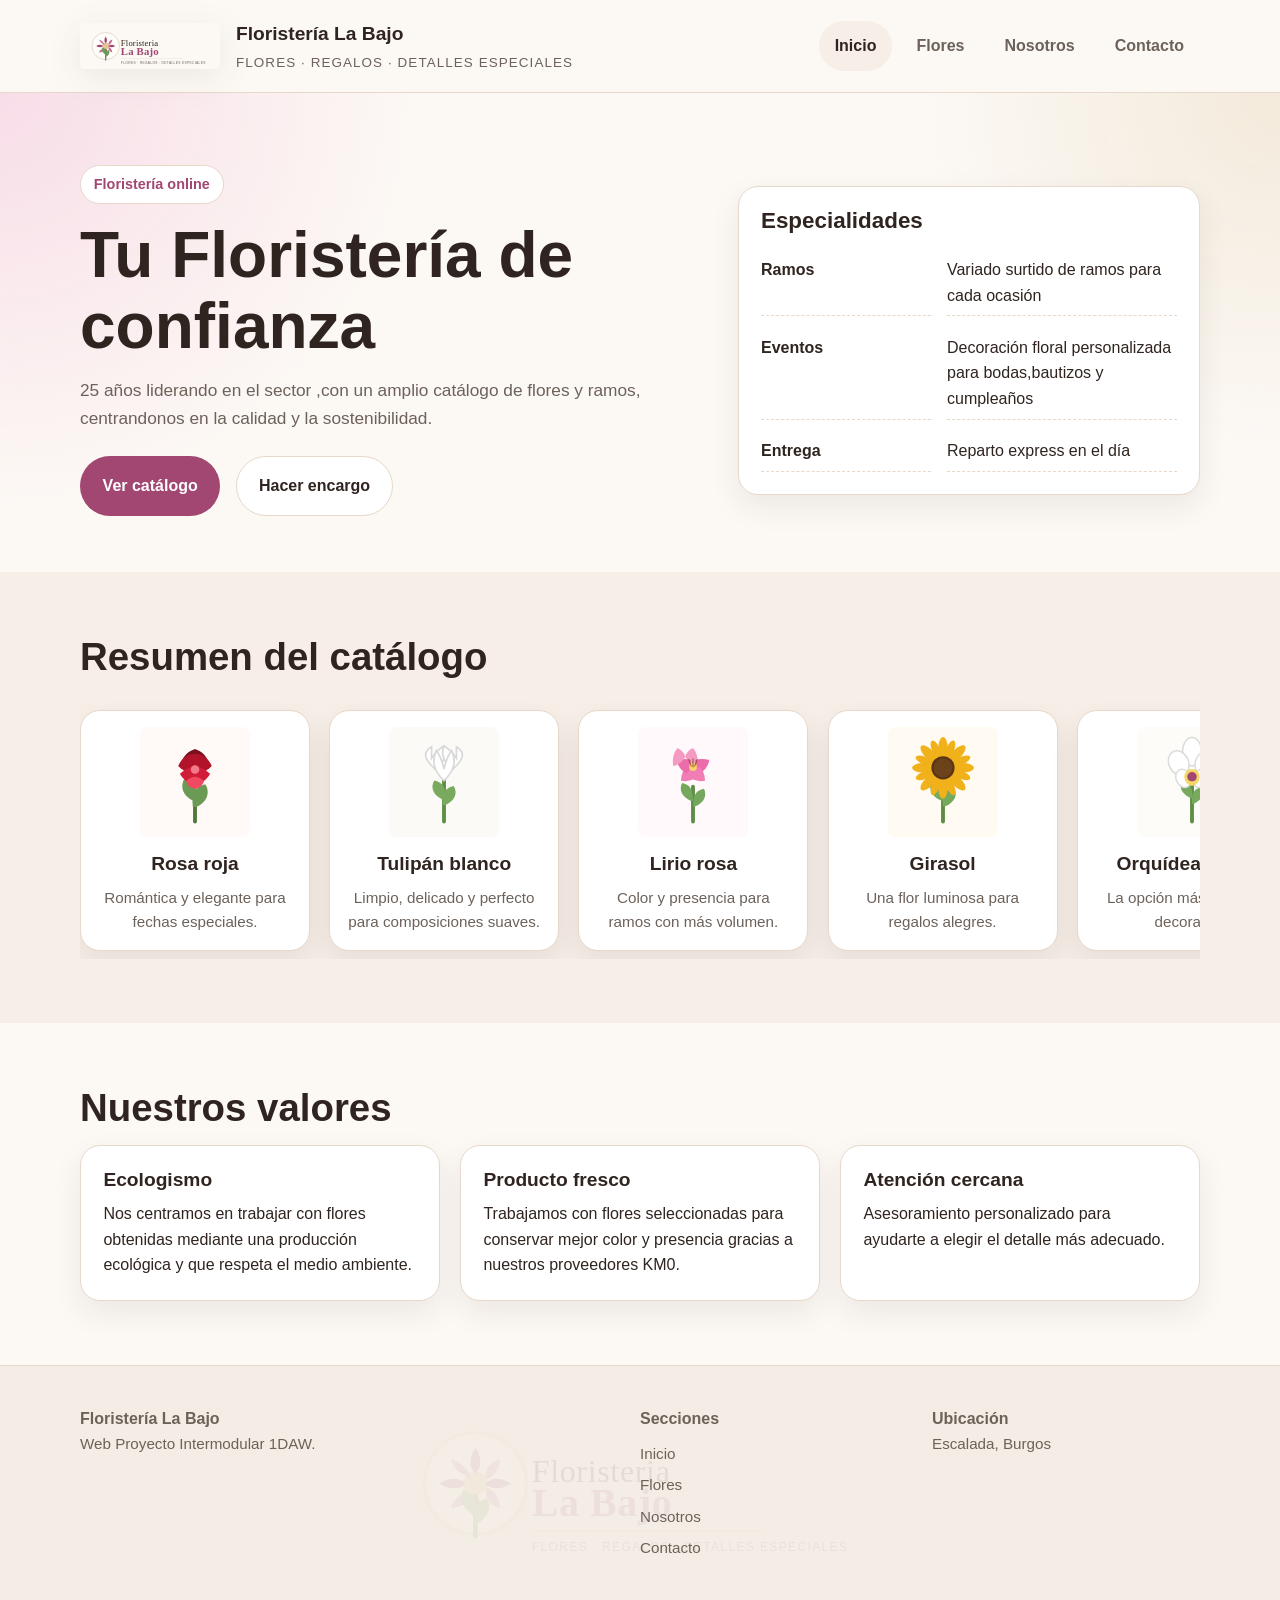
<file: web/index.html>
<!DOCTYPE html>
<html lang="es">

<head>
    <meta charset="UTF-8">
    <meta name="viewport" content="width=device-width, initial-scale=1.0">
    <link rel="stylesheet" href="styles.css">
    <link rel="shortcut icon" href="images/favicon-floristerialabajo.svg" type="image/x-icon">
    <title>Floristería LaBajo</title>

</head>

<body>
    <header class="site-header">
        <div class="container header-inner">
            <a href="index.html" class="logo">
                <img src="images/logo-floristerialabajo.svg" alt="Logo Floristería La Bajo" class="logo-img">
                <div class="logo-text">
                    <span class="logo-title">Floristería La Bajo</span>
                    <span class="logo-subtitle">Flores · Regalos · Detalles especiales</span>
                </div>
            </a>

            <nav class="nav">
                <a class="active" href="index.html">Inicio</a>
                <a href="flores.html">Flores</a>
                <a href="nosotros.html">Nosotros</a>
                <a href="contacto.html">Contacto</a>
            </nav>
        </div>
    </header>

    <main>
        <section class="hero">
            <div class="container hero-grid">
                <div>
                    <span class="eyebrow">Floristería online</span>
                    <h1>Tu Floristería de confianza</h1>
                    <p class="lead">
                        25 años liderando en el sector ,con un amplio catálogo de flores y ramos, centrandonos en la
                        calidad y la sostenibilidad.
                    </p>
                    <div class="actions">
                        <a class="btn btn-primary" href="flores.html">Ver catálogo</a>
                        <a class="btn btn-secondary" href="contacto.html">Hacer encargo</a>
                    </div>
                </div>

                <aside class="info-box">
                    <h2 style="font-size:1.4rem;">Especialidades</h2>
                    <div class="kv">
                        <div><strong>Ramos</strong></div>
                        <div>Variado surtido de ramos para cada ocasión</div>
                        <div><strong>Eventos</strong></div>
                        <div>Decoración floral personalizada para bodas,bautizos y cumpleaños</div>
                        <div><strong>Entrega</strong></div>
                        <div>Reparto express en el día</div>
                    </div>
                </aside>
            </div>
        </section>

        <section class="section section-alt">
            <div class="container">
                <h2>Resumen del catálogo</h2>

                <div class="catalog-showcase">
                    <div class="catalog-track">
                        <article class="catalog-item">
                            <img src="images/rosa-roja.svg" alt="Rosa roja">
                            <h3>Rosa roja</h3>
                            <p>Romántica y elegante para fechas especiales.</p>
                        </article>

                        <article class="catalog-item">
                            <img src="images/tulipan-blanco.svg" alt="Tulipán blanco">
                            <h3>Tulipán blanco</h3>
                            <p>Limpio, delicado y perfecto para composiciones suaves.</p>
                        </article>

                        <article class="catalog-item">
                            <img src="images/lirio-rosa.svg" alt="Lirio rosa">
                            <h3>Lirio rosa</h3>
                            <p>Color y presencia para ramos con más volumen.</p>
                        </article>

                        <article class="catalog-item">
                            <img src="images/girasol.svg" alt="Girasol">
                            <h3>Girasol</h3>
                            <p>Una flor luminosa para regalos alegres.</p>
                        </article>

                        <article class="catalog-item">
                            <img src="images/orquidea-blanca.svg" alt="Orquídea blanca">
                            <h3>Orquídea blanca</h3>
                            <p>La opción más refinada y decorativa.</p>
                        </article>

                        <article class="catalog-item">
                            <img src="images/margarita.svg" alt="Margarita">
                            <h3>Margarita</h3>
                            <p>Fresca, natural y muy versátil.</p>
                        </article>

                        <article class="catalog-item">
                            <img src="images/peonia.svg" alt="Peonía">
                            <h3>Peonía</h3>
                            <p>Volumen, textura y un acabado premium.</p>
                        </article>

                        <article class="catalog-item">
                            <img src="images/clavel-rojo.svg" alt="Clavel rojo">
                            <h3>Clavel rojo</h3>
                            <p>Una flor clásica, resistente y vistosa.</p>
                        </article>
                    </div>
                </div>
            </div>
        </section>

        <section class="section">
            <div class="container">
                <h2>Nuestros valores</h2>
                <div class="grid-3">
                    <article class="feature-card">
                        <h3>Ecologismo</h3>
                        <p>Nos centramos en trabajar con flores obtenidas mediante una producción ecológica y que
                            respeta el medio ambiente.</p>
                    </article>
                    <article class="feature-card">
                        <h3>Producto fresco</h3>
                        <p>Trabajamos con flores seleccionadas para conservar mejor color y presencia gracias a nuestros
                            proveedores KM0.</p>
                    </article>
                    <article class="feature-card">
                        <h3>Atención cercana</h3>
                        <p>Asesoramiento personalizado para ayudarte a elegir el detalle más adecuado.</p>
                    </article>
                </div>
            </div>
        </section>
    </main>

    <footer class="site-footer">
        <div class="footer-logo-bg">
            <img src="images/logo-floristerialabajo.svg" alt="Logo Floristería La Bajo">
        </div>

        <div class="container footer-grid">
            <div>
                <strong>Floristería La Bajo</strong>
                <p class="note">Web Proyecto Intermodular 1DAW.</p>
            </div>

            <div>
                <strong>Secciones</strong>
                <div class="footer-links-vertical">
                    <a class="note" href="index.html">Inicio</a>
                    <a class="note" href="flores.html">Flores</a>
                    <a class="note" href="nosotros.html">Nosotros</a>
                    <a class="note" href="contacto.html">Contacto</a>
                </div>
            </div>

            <div>
                <strong>Ubicación</strong>
                <p class="note">Escalada, Burgos</p>
            </div>
        </div>
    </footer>
</body>

</html>
</file>
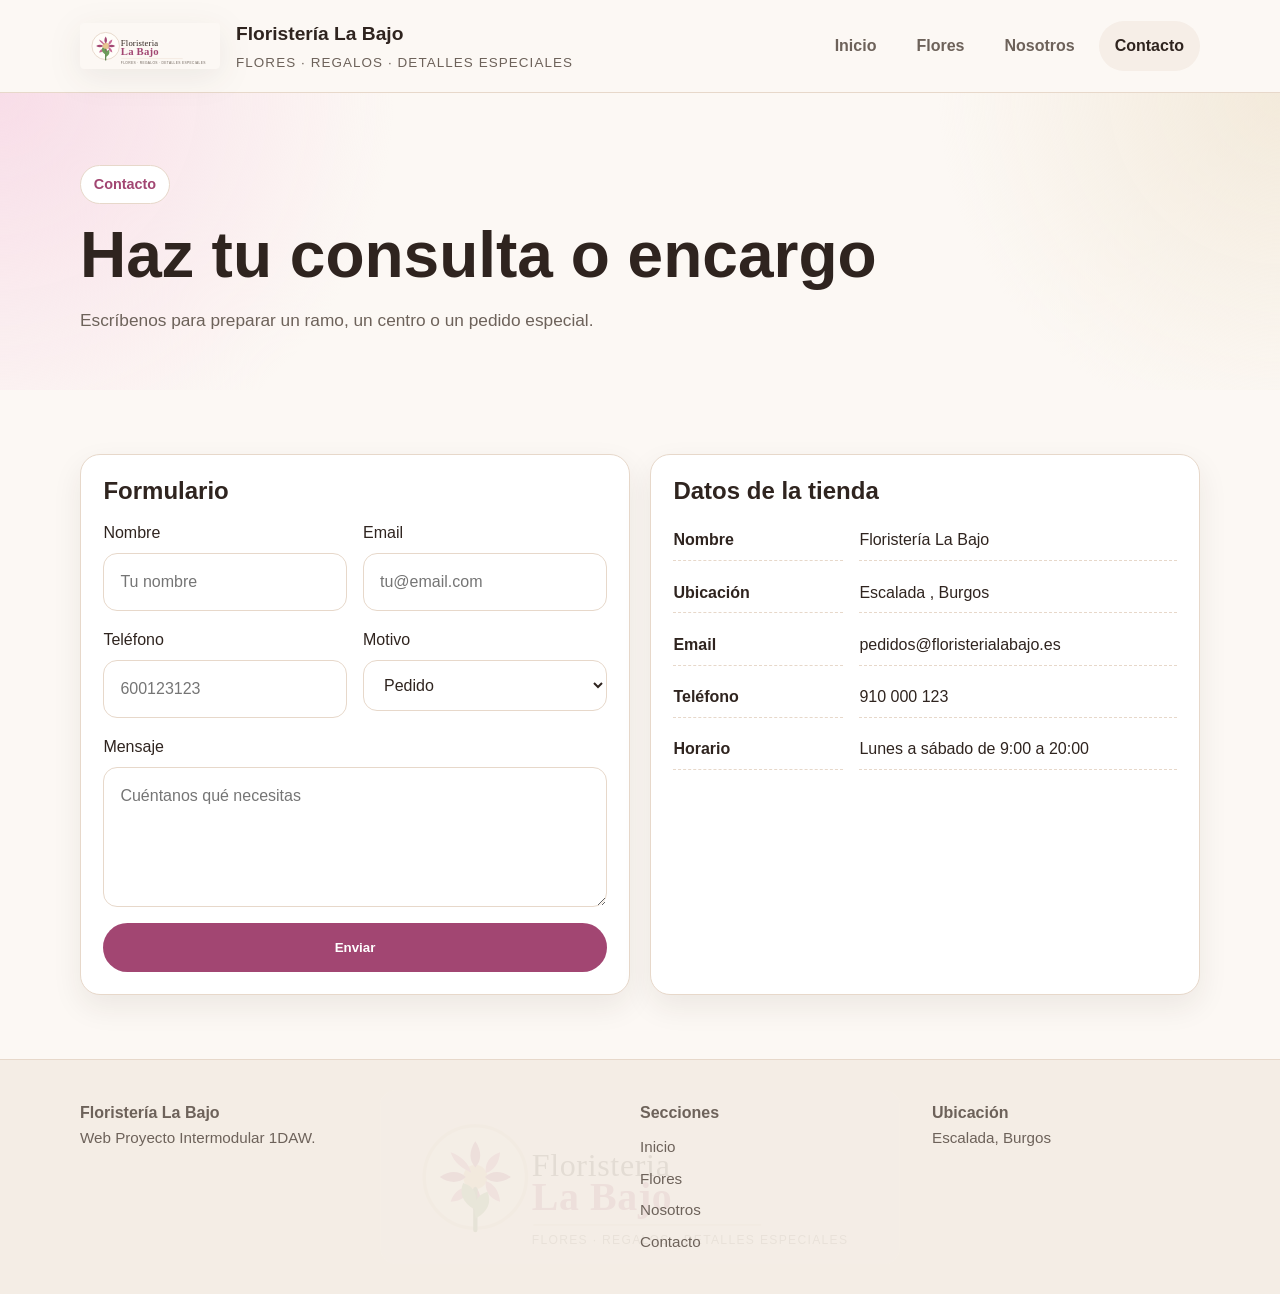
<file: web/contacto.html>
<!DOCTYPE html>
<html lang="es">

<head>
    <meta charset="UTF-8">
    <meta name="viewport" content="width=device-width, initial-scale=1.0">
    <title>Floristería La Bajo | Contacto</title>
    <link rel="stylesheet" href="styles.css">
    <link rel="shortcut icon" href="images/favicon-floristerialabajo.svg" type="image/x-icon">
</head>

<body>
    <header class="site-header">
        <div class="container header-inner">
            <a href="index.html" class="logo">
                <img src="images/logo-floristerialabajo.svg" alt="Logo Floristería La Bajo" class="logo-img">
                <div class="logo-text">
                    <span class="logo-title">Floristería La Bajo</span>
                    <span class="logo-subtitle">Flores · Regalos · Detalles especiales</span>
                </div>
            </a>

            <nav class="nav">
                <a href="index.html">Inicio</a>
                <a href="flores.html">Flores</a>
                <a href="nosotros.html">Nosotros</a>
                <a class="active" href="contacto.html">Contacto</a>
            </nav>
        </div>
    </header>

    <main>
        <section class="hero">
            <div class="container">
                <span class="eyebrow">Contacto</span>
                <h1>Haz tu consulta o encargo</h1>
                <p class="lead">Escríbenos para preparar un ramo, un centro o un pedido especial.</p>
            </div>
        </section>

        <section class="section">
            <div class="container grid-2">
                <article class="contact-box">
                    <h2 style="font-size:1.5rem;">Formulario</h2>
                    <form class="form-grid">
                        <div class="field">
                            <label for="nombre">Nombre</label>
                            <input type="text" id="nombre" name="nombre" placeholder="Tu nombre" required>
                        </div>

                        <div class="field">
                            <label for="email">Email</label>
                            <input type="email" id="email" name="email" placeholder="tu@email.com" required>
                        </div>

                        <div class="field">
                            <label for="telefono">Teléfono</label>
                            <input type="tel" id="telefono" name="telefono" placeholder="600123123">
                        </div>

                        <div class="field">
                            <label for="motivo">Motivo</label>
                            <select id="motivo" name="motivo">
                                <option>Pedido</option>
                                <option>Consulta</option>
                                <option>Evento</option>
                                <option>Decoración floral</option>
                            </select>
                        </div>

                        <div class="field field-full">
                            <label for="mensaje">Mensaje</label>
                            <textarea id="mensaje" name="mensaje" placeholder="Cuéntanos qué necesitas" required></textarea>
                        </div>

                        <div class="field field-full">
                            <button class="btn btn-primary" type="submit">Enviar</button>
                        </div>
                    </form>
                </article>

                <aside class="contact-box">
                    <h2 style="font-size:1.5rem;">Datos de la tienda</h2>
                    <div class="kv">
                        <div><strong>Nombre</strong></div>
                        <div>Floristería La Bajo</div>
                        <div><strong>Ubicación</strong></div>
                        <div>Escalada , Burgos</div>
                        <div><strong>Email</strong></div>
                        <div>pedidos@floristerialabajo.es</div>
                        <div><strong>Teléfono</strong></div>
                        <div>910 000 123</div>
                        <div><strong>Horario</strong></div>
                        <div>Lunes a sábado de 9:00 a 20:00</div>
                    </div>
                </aside>
            </div>
        </section>
    </main>

    <footer class="site-footer">
        <div class="footer-logo-bg">
            <img src="images/logo-floristerialabajo.svg" alt="Logo Floristería La Bajo">
        </div>

        <div class="container footer-grid">
            <div>
                <strong>Floristería La Bajo</strong>
                <p class="note">Web Proyecto Intermodular 1DAW.</p>
            </div>

            <div>
                <strong>Secciones</strong>
                <div class="footer-links-vertical">
                    <a class="note" href="index.html">Inicio</a>
                    <a class="note" href="flores.html">Flores</a>
                    <a class="note" href="nosotros.html">Nosotros</a>
                    <a class="note" href="contacto.html">Contacto</a>
                </div>
            </div>

            <div>
                <strong>Ubicación</strong>
                <p class="note">Escalada, Burgos</p>
            </div>
        </div>
    </footer>
</body>

</html>
</file>
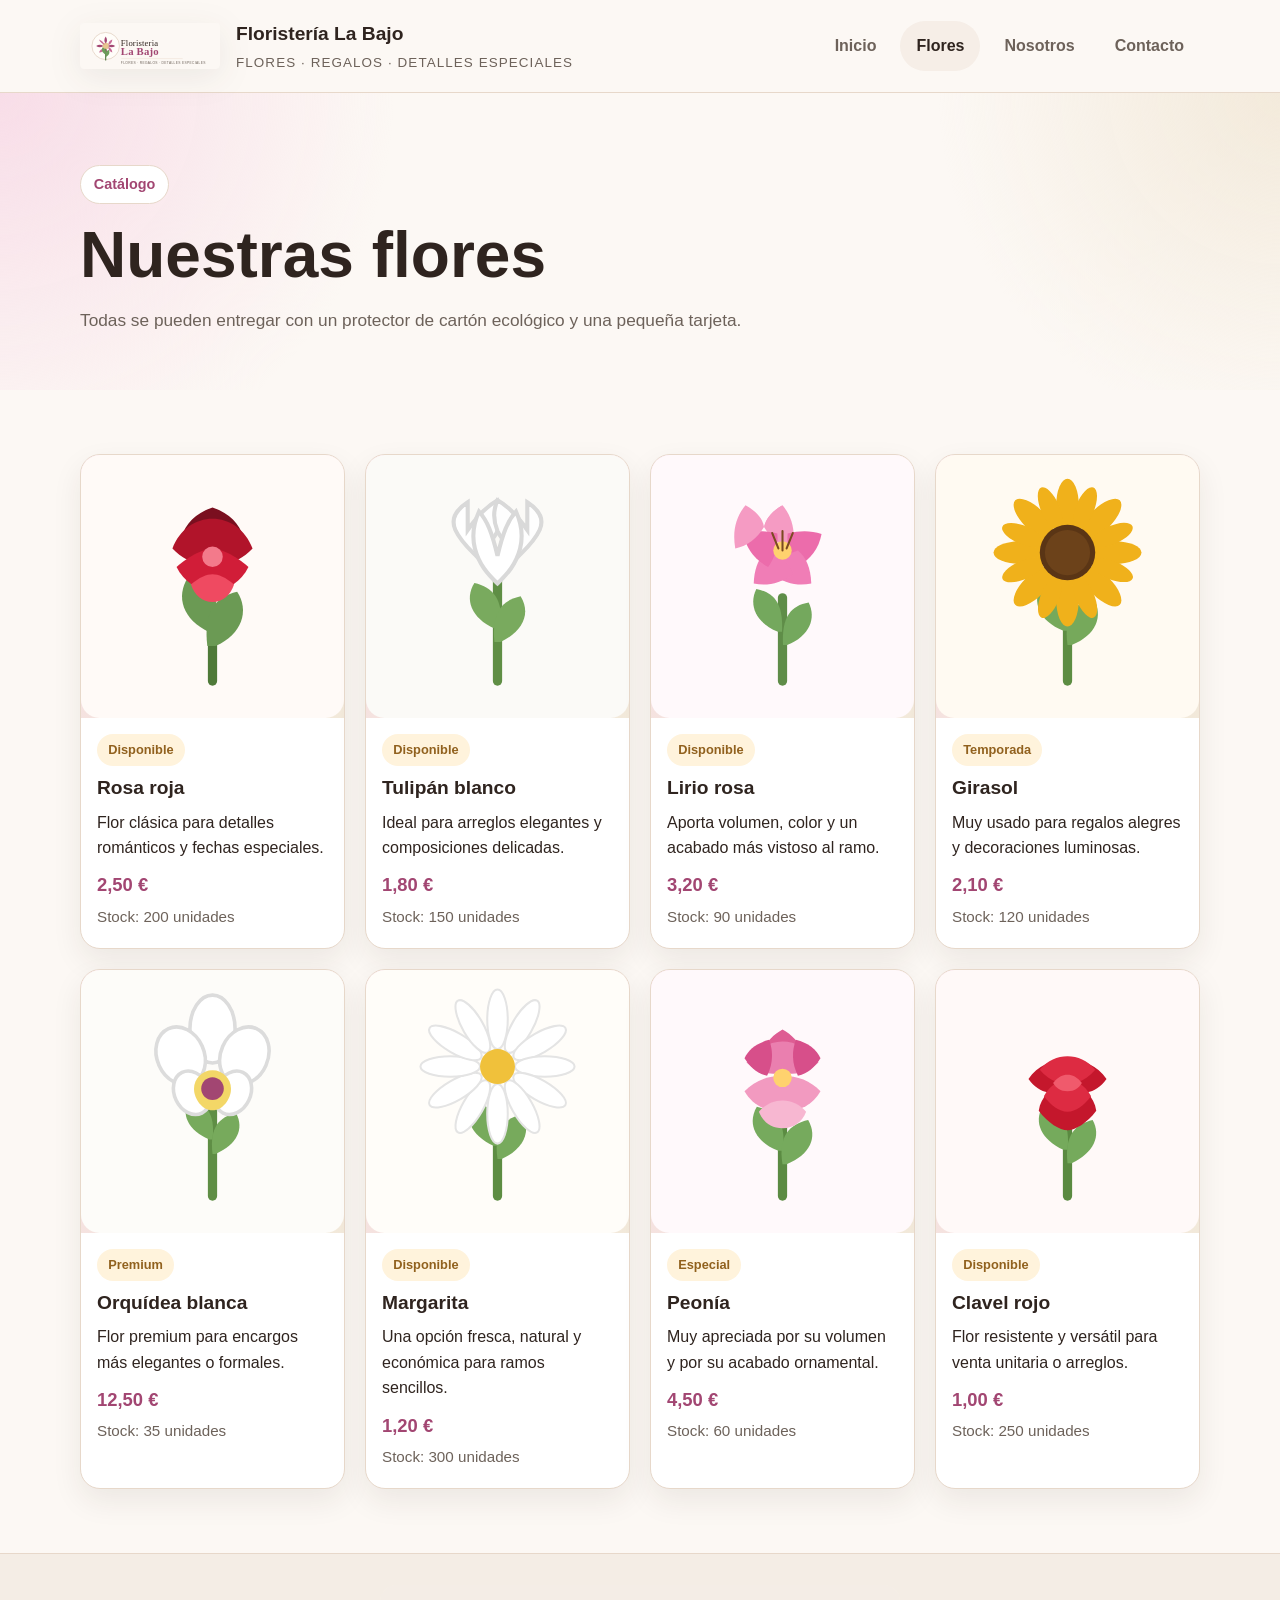
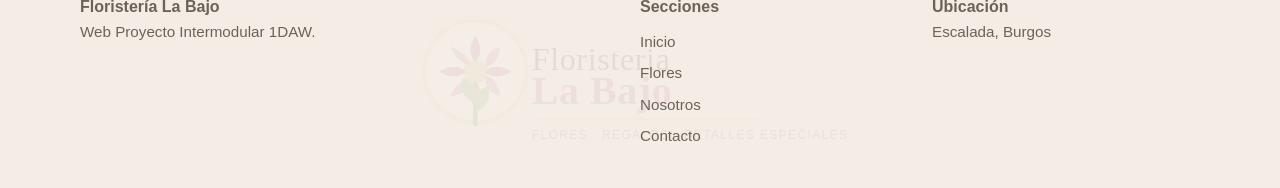
<file: web/flores.html>
<!DOCTYPE html>
<html lang="es">

<head>
    <meta charset="UTF-8">
    <meta name="viewport" content="width=device-width, initial-scale=1.0">
    <title>Floristería La Bajo | Flores</title>
    <link rel="stylesheet" href="styles.css">
    <link rel="shortcut icon" href="images/favicon-floristerialabajo.svg" type="image/x-icon">
</head>

<body>
    <header class="site-header">
        <div class="container header-inner">
            <a href="index.html" class="logo">
                <img src="images/logo-floristerialabajo.svg" alt="Logo Floristería La Bajo" class="logo-img">
                <div class="logo-text">
                    <span class="logo-title">Floristería La Bajo</span>
                    <span class="logo-subtitle">Flores · Regalos · Detalles especiales</span>
                </div>
            </a>

            <nav class="nav">
                <a href="index.html">Inicio</a>
                <a class="active" href="flores.html">Flores</a>
                <a href="nosotros.html">Nosotros</a>
                <a href="contacto.html">Contacto</a>
            </nav>
        </div>
    </header>

    <main>
        <section class="hero">
            <div class="container">
                <span class="eyebrow">Catálogo</span>
                <h1>Nuestras flores</h1>
                <p class="lead">Todas se pueden entregar con un protector de cartón ecológico y una pequeña tarjeta.</p>
            </div>
        </section>

        <section class="section">
            <div class="container">
                <div class="products-grid">

                    <article class="product-card">
                        <div class="product-media"><img src="images/rosa-roja.svg" alt="Rosa roja"></div>
                        <div class="product-body">
                            <span class="badge">Disponible</span>
                            <h3>Rosa roja</h3>
                            <p>Flor clásica para detalles románticos y fechas especiales.</p>
                            <p class="price">2,50 €</p>
                            <p class="stock">Stock: 200 unidades</p>
                        </div>
                    </article>

                    <article class="product-card">
                        <div class="product-media"><img src="images/tulipan-blanco.svg" alt="Tulipán blanco"></div>
                        <div class="product-body">
                            <span class="badge">Disponible</span>
                            <h3>Tulipán blanco</h3>
                            <p>Ideal para arreglos elegantes y composiciones delicadas.</p>
                            <p class="price">1,80 €</p>
                            <p class="stock">Stock: 150 unidades</p>
                        </div>
                    </article>

                    <article class="product-card">
                        <div class="product-media"><img src="images/lirio-rosa.svg" alt="Lirio rosa"></div>
                        <div class="product-body">
                            <span class="badge">Disponible</span>
                            <h3>Lirio rosa</h3>
                            <p>Aporta volumen, color y un acabado más vistoso al ramo.</p>
                            <p class="price">3,20 €</p>
                            <p class="stock">Stock: 90 unidades</p>
                        </div>
                    </article>

                    <article class="product-card">
                        <div class="product-media"><img src="images/girasol.svg" alt="Girasol"></div>
                        <div class="product-body">
                            <span class="badge">Temporada</span>
                            <h3>Girasol</h3>
                            <p>Muy usado para regalos alegres y decoraciones luminosas.</p>
                            <p class="price">2,10 €</p>
                            <p class="stock">Stock: 120 unidades</p>
                        </div>
                    </article>

                    <article class="product-card">
                        <div class="product-media"><img src="images/orquidea-blanca.svg" alt="Orquídea blanca"></div>
                        <div class="product-body">
                            <span class="badge">Premium</span>
                            <h3>Orquídea blanca</h3>
                            <p>Flor premium para encargos más elegantes o formales.</p>
                            <p class="price">12,50 €</p>
                            <p class="stock">Stock: 35 unidades</p>
                        </div>
                    </article>

                    <article class="product-card">
                        <div class="product-media"><img src="images/margarita.svg" alt="Margarita"></div>
                        <div class="product-body">
                            <span class="badge">Disponible</span>
                            <h3>Margarita</h3>
                            <p>Una opción fresca, natural y económica para ramos sencillos.</p>
                            <p class="price">1,20 €</p>
                            <p class="stock">Stock: 300 unidades</p>
                        </div>
                    </article>

                    <article class="product-card">
                        <div class="product-media"><img src="images/peonia.svg" alt="Peonía"></div>
                        <div class="product-body">
                            <span class="badge">Especial</span>
                            <h3>Peonía</h3>
                            <p>Muy apreciada por su volumen y por su acabado ornamental.</p>
                            <p class="price">4,50 €</p>
                            <p class="stock">Stock: 60 unidades</p>
                        </div>
                    </article>

                    <article class="product-card">
                        <div class="product-media"><img src="images/clavel-rojo.svg" alt="Clavel rojo"></div>
                        <div class="product-body">
                            <span class="badge">Disponible</span>
                            <h3>Clavel rojo</h3>
                            <p>Flor resistente y versátil para venta unitaria o arreglos.</p>
                            <p class="price">1,00 €</p>
                            <p class="stock">Stock: 250 unidades</p>
                        </div>
                    </article>

                </div>
            </div>
        </section>
    </main>

    <footer class="site-footer">
        <div class="footer-logo-bg">
            <img src="images/logo-floristerialabajo.svg" alt="Logo Floristería La Bajo">
        </div>

        <div class="container footer-grid">
            <div>
                <strong>Floristería La Bajo</strong>
                <p class="note">Web Proyecto Intermodular 1DAW.</p>
            </div>

            <div>
                <strong>Secciones</strong>
                <div class="footer-links-vertical">
                    <a class="note" href="index.html">Inicio</a>
                    <a class="note" href="flores.html">Flores</a>
                    <a class="note" href="nosotros.html">Nosotros</a>
                    <a class="note" href="contacto.html">Contacto</a>
                </div>
            </div>

            <div>
                <strong>Ubicación</strong>
                <p class="note">Escalada, Burgos</p>
            </div>
        </div>
    </footer>
</body>

</html>
</file>
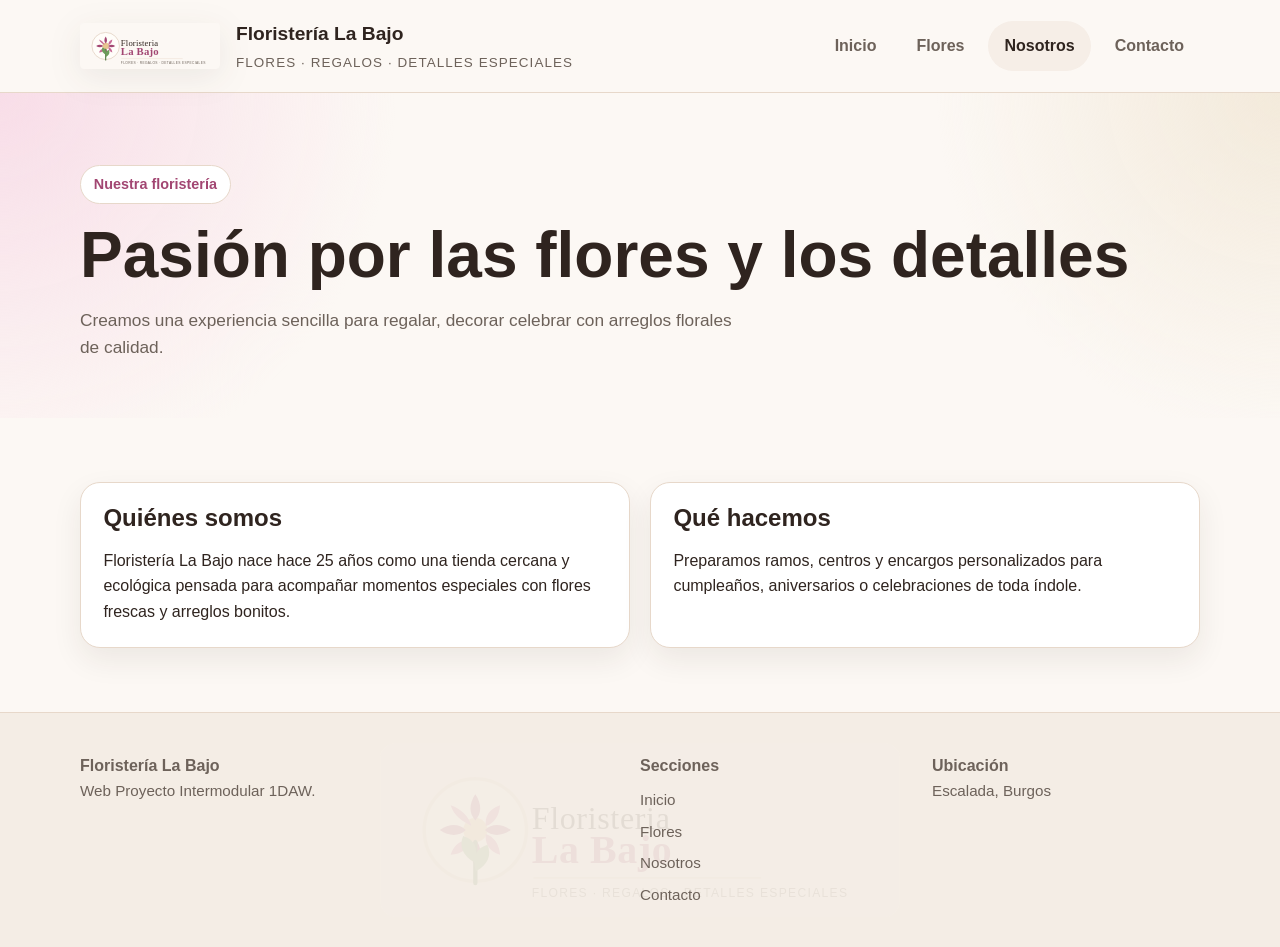
<file: web/nosotros.html>
<!DOCTYPE html>
<html lang="es">

<head>
    <meta charset="UTF-8">
    <meta name="viewport" content="width=device-width, initial-scale=1.0">
    <title>Floristería La Bajo | Nosotros</title>
    <link rel="stylesheet" href="styles.css">
    <link rel="shortcut icon" href="images/favicon-floristerialabajo.svg" type="image/x-icon">
</head>

<body>
    <header class="site-header">
        <div class="container header-inner">
            <a href="index.html" class="logo">
                <img src="images/logo-floristerialabajo.svg" alt="Logo Floristería La Bajo" class="logo-img">
                <div class="logo-text">
                    <span class="logo-title">Floristería La Bajo</span>
                    <span class="logo-subtitle">Flores · Regalos · Detalles especiales</span>
                </div>
            </a>

            <nav class="nav">
                <a href="index.html">Inicio</a>
                <a href="flores.html">Flores</a>
                <a class="active" href="nosotros.html">Nosotros</a>
                <a href="contacto.html">Contacto</a>
            </nav>
        </div>
    </header>

    <main>
        <section class="hero">
            <div class="container">
                <span class="eyebrow">Nuestra floristería</span>
                <h1>Pasión por las flores y los detalles</h1>
                <p class="lead">Creamos una experiencia sencilla para regalar, decorar celebrar con arreglos
                    florales de calidad.</p>
            </div>
        </section>

        <section class="section">
            <div class="container grid-2">
                <article class="feature-card">
                    <h2 style="font-size:1.5rem;">Quiénes somos</h2>
                    <p>Floristería La Bajo nace hace 25 años como una tienda cercana y ecológica pensada para acompañar
                        momentos
                        especiales con flores frescas y arreglos bonitos.</p>
                </article>

                <article class="feature-card">
                    <h2 style="font-size:1.5rem;">Qué hacemos</h2>
                    <p>Preparamos ramos, centros y encargos personalizados para cumpleaños, aniversarios o
                        celebraciones de toda índole.</p>
                </article>
            </div>
        </section>
    </main>

    <footer class="site-footer">
        <div class="footer-logo-bg">
            <img src="images/logo-floristerialabajo.svg" alt="Logo Floristería La Bajo">
        </div>

        <div class="container footer-grid">
            <div>
                <strong>Floristería La Bajo</strong>
                <p class="note">Web Proyecto Intermodular 1DAW.</p>
            </div>

            <div>
                <strong>Secciones</strong>
                <div class="footer-links-vertical">
                    <a class="note" href="index.html">Inicio</a>
                    <a class="note" href="flores.html">Flores</a>
                    <a class="note" href="nosotros.html">Nosotros</a>
                    <a class="note" href="contacto.html">Contacto</a>
                </div>
            </div>

            <div>
                <strong>Ubicación</strong>
                <p class="note">Escalada, Burgos</p>
            </div>
        </div>
    </footer>
</body>

</html>
</file>
<file: web/styles.css>
:root{
  --bg:#fcf8f4;
  --surface:#ffffff;
  --surface-2:#f6eee7;
  --text:#2f241f;
  --muted:#6d625a;
  --primary:#a24672;
  --primary-dark:#7c3457;
  --accent:#e7c58f;
  --border:#e7d8ca;
  --ok:#557a46;
  --danger:#b55454;
  --shadow:0 12px 30px rgba(47,36,31,.08);
  --radius:20px;
  --container:1120px;
}

*{box-sizing:border-box;margin:0;padding:0}
html{scroll-behavior:smooth}
body{
  font-family:Arial,Helvetica,sans-serif;
  background:var(--bg);
  color:var(--text);
  line-height:1.6;
}
img{max-width:100%;display:block}
a{text-decoration:none;color:inherit}
ul{list-style:none}
.container{width:min(calc(100% - 2rem),var(--container));margin:auto}

.site-header{
  position:sticky;
  top:0;
  z-index:1000;
  background:rgba(252,248,244,.94);
  backdrop-filter:blur(10px);
  border-bottom:1px solid var(--border);
}
.header-inner{
  min-height:92px;
  display:flex;
  align-items:center;
  justify-content:space-between;
  gap:1rem;
}
.logo{
  display:flex;
  align-items:center;
  gap:1rem;
}
.logo-img{
  width:140px;
  height:auto;
  max-height:74px;
  object-fit:contain;
  filter:drop-shadow(0 8px 16px rgba(47,36,31,.08));
}
.logo-text{
  display:flex;
  flex-direction:column;
  gap:.15rem;
}
.logo-title{
  font-size:1.2rem;
  font-weight:700;
  color:var(--text);
}
.logo-subtitle{
  font-size:.84rem;
  color:var(--muted);
  letter-spacing:.08em;
  text-transform:uppercase;
}

.nav{
  display:flex;
  align-items:center;
  gap:.5rem;
}
.nav a{
  padding:.75rem 1rem;
  border-radius:999px;
  color:var(--muted);
  font-weight:700;
}
.nav a:hover,
.nav a.active{
  background:var(--surface-2);
  color:var(--text);
}

.hero{
  padding:4.5rem 0 3.5rem;
  background:
    radial-gradient(circle at left top,#f8dde8 0,transparent 30%),
    radial-gradient(circle at right top,#f3eadb 0,transparent 26%),
    var(--bg);
}
.hero-grid{
  display:grid;
  grid-template-columns:1.15fr .85fr;
  gap:2rem;
  align-items:center;
}
.eyebrow{
  display:inline-block;
  margin-bottom:1rem;
  padding:.45rem .8rem;
  border:1px solid var(--border);
  border-radius:999px;
  background:#fff;
  color:var(--primary);
  font-size:.9rem;
  font-weight:700;
}
h1,h2,h3{line-height:1.1}
h1{font-size:clamp(2.2rem,5vw,4.4rem);margin-bottom:1rem}
h2{font-size:clamp(1.8rem,3vw,2.7rem);margin-bottom:1rem}
h3{font-size:1.2rem;margin-bottom:.7rem}
p{max-width:70ch}
.lead{
  color:var(--muted);
  font-size:1.08rem;
}
.actions{
  display:flex;
  gap:1rem;
  flex-wrap:wrap;
  margin-top:1.5rem;
}
.btn{
  display:inline-flex;
  align-items:center;
  justify-content:center;
  padding:1rem 1.35rem;
  border-radius:999px;
  font-weight:700;
  border:1px solid transparent;
  transition:.2s ease;
}
.btn-primary{background:var(--primary);color:#fff}
.btn-primary:hover{background:var(--primary-dark)}
.btn-secondary{background:#fff;border-color:var(--border)}
.btn-secondary:hover{background:var(--surface-2)}

.card,
.info-box,
.product-card,
.table-wrap,
.contact-box,
.feature-card,
.catalog-item{
  background:var(--surface);
  border:1px solid var(--border);
  border-radius:var(--radius);
  box-shadow:var(--shadow);
}

.info-box,
.feature-card,
.contact-box{
  padding:1.4rem;
}

.section{padding:4rem 0}
.section-alt{background:var(--surface-2)}

.grid-2,
.grid-3,
.grid-4,
.products-grid{
  display:grid;
  gap:1.25rem;
}
.grid-2{grid-template-columns:repeat(2,1fr)}
.grid-3{grid-template-columns:repeat(3,1fr)}
.grid-4{grid-template-columns:repeat(4,1fr)}
.products-grid{grid-template-columns:repeat(4,1fr)}

.catalog-showcase{
  overflow:hidden;
  position:relative;
  margin-top:1.5rem;
  padding:.5rem 0;
}

.catalog-track{
  display:flex;
  gap:1.2rem;
  width:max-content;
  animation:catalogSlide 26s linear infinite;
}

.catalog-showcase:hover .catalog-track{
  animation-play-state:paused;
}

.catalog-item{
  width:230px;
  flex:0 0 230px;
  padding:1rem;
  text-align:center;
}

.catalog-item img{
  width:110px;
  height:110px;
  object-fit:contain;
  margin:0 auto 1rem;
}

.catalog-item p{
  font-size:.95rem;
  color:var(--muted);
  max-width:none;
}

@keyframes catalogSlide{
  0%{
    transform:translateX(0);
  }
  100%{
    transform:translateX(-50%);
  }
}

.metric{
  padding:1.4rem;
  background:var(--surface);
  border:1px solid var(--border);
  border-radius:var(--radius);
  box-shadow:var(--shadow);
}
.metric strong{
  display:block;
  font-size:2rem;
  color:var(--primary);
}

.product-card{
  overflow:hidden;
}
.product-media{
  aspect-ratio:4/3;
  display:grid;
  place-items:center;
  font-size:3rem;
  background:linear-gradient(135deg,#f8dce5,#f2e9da);
}
.product-body{padding:1rem 1rem 1.2rem}
.product-body p{max-width:none}
.price{
  margin:.6rem 0 .3rem;
  font-size:1.15rem;
  font-weight:700;
  color:var(--primary);
}
.stock{
  font-size:.95rem;
  color:var(--muted);
}
.badge{
  display:inline-block;
  margin-bottom:.7rem;
  padding:.35rem .7rem;
  border-radius:999px;
  background:#fff3dc;
  color:#91611e;
  font-size:.8rem;
  font-weight:700;
}

.table-wrap{
  overflow:auto;
}
table{
  width:100%;
  border-collapse:collapse;
}
th,td{
  text-align:left;
  padding:1rem;
  border-bottom:1px solid var(--border);
}
th{
  background:#fbf7f2;
  color:var(--muted);
  font-size:.92rem;
}
tr:last-child td{border-bottom:none}

.kv{
  display:grid;
  grid-template-columns:170px 1fr;
  gap:.7rem 1rem;
}
.kv div{
  padding:.45rem 0;
  border-bottom:1px dashed var(--border);
}

.form-grid{
  display:grid;
  grid-template-columns:repeat(2,1fr);
  gap:1rem;
}
.field{
  display:flex;
  flex-direction:column;
  gap:.45rem;
}
.field-full{
  grid-column:1 / -1;
}
input,select,textarea{
  width:100%;
  padding:.95rem 1rem;
  border:1px solid var(--border);
  border-radius:14px;
  background:#fff;
  font:inherit;
  color:var(--text);
}
textarea{
  min-height:140px;
  resize:vertical;
}

.site-footer{
  position:relative;
  overflow:hidden;
  background:#f4ede5;
  border-top:1px solid var(--border);
  padding:2.5rem 0;
  color:var(--muted);
}
.footer-logo-bg{
  position:absolute;
  inset:0;
  display:flex;
  align-items:center;
  justify-content:center;
  pointer-events:none;
  opacity:.08;
}
.footer-logo-bg img{
  width:min(520px,70vw);
  height:auto;
}
.footer-grid{
  position:relative;
  z-index:1;
  display:grid;
  grid-template-columns:2fr 1fr 1fr;
  gap:1.5rem;
}
.footer-links-vertical{
  display:flex;
  flex-direction:column;
  gap:.45rem;
  margin-top:.6rem;
}
.footer-links-vertical a{
  width:fit-content;
}
.footer-links-vertical a:hover{
  color:var(--primary);
}

.note{font-size:.95rem;color:var(--muted)}
.center{text-align:center}

@media (max-width: 980px){
  .hero-grid,
  .grid-3,
  .grid-4,
  .products-grid,
  .footer-grid{
    grid-template-columns:1fr 1fr;
  }

  .header-inner{
    flex-direction:column;
    justify-content:center;
    padding:1rem 0;
  }

  .logo{
    justify-content:center;
    text-align:center;
  }

  .logo-text{
    align-items:flex-start;
  }

  .catalog-item{
    width:210px;
    flex:0 0 210px;
  }
}

@media (max-width: 640px){
  .hero-grid,
  .grid-2,
  .grid-3,
  .grid-4,
  .products-grid,
  .form-grid,
  .footer-grid{
    grid-template-columns:1fr;
  }

  .section{
    padding:3rem 0;
  }

  .nav{
    flex-wrap:wrap;
    justify-content:center;
  }

  .logo{
    flex-direction:column;
    text-align:center;
  }

  .logo-img{
    width:170px;
    max-height:none;
  }

  .logo-text{
    align-items:center;
  }

  .catalog-item{
    width:190px;
    flex:0 0 190px;
  }

  .catalog-item img{
    width:90px;
    height:90px;
  }

  .kv{
    grid-template-columns:1fr;
  }

  .footer-logo-bg img{
    width:85vw;
  }
}
</file>
